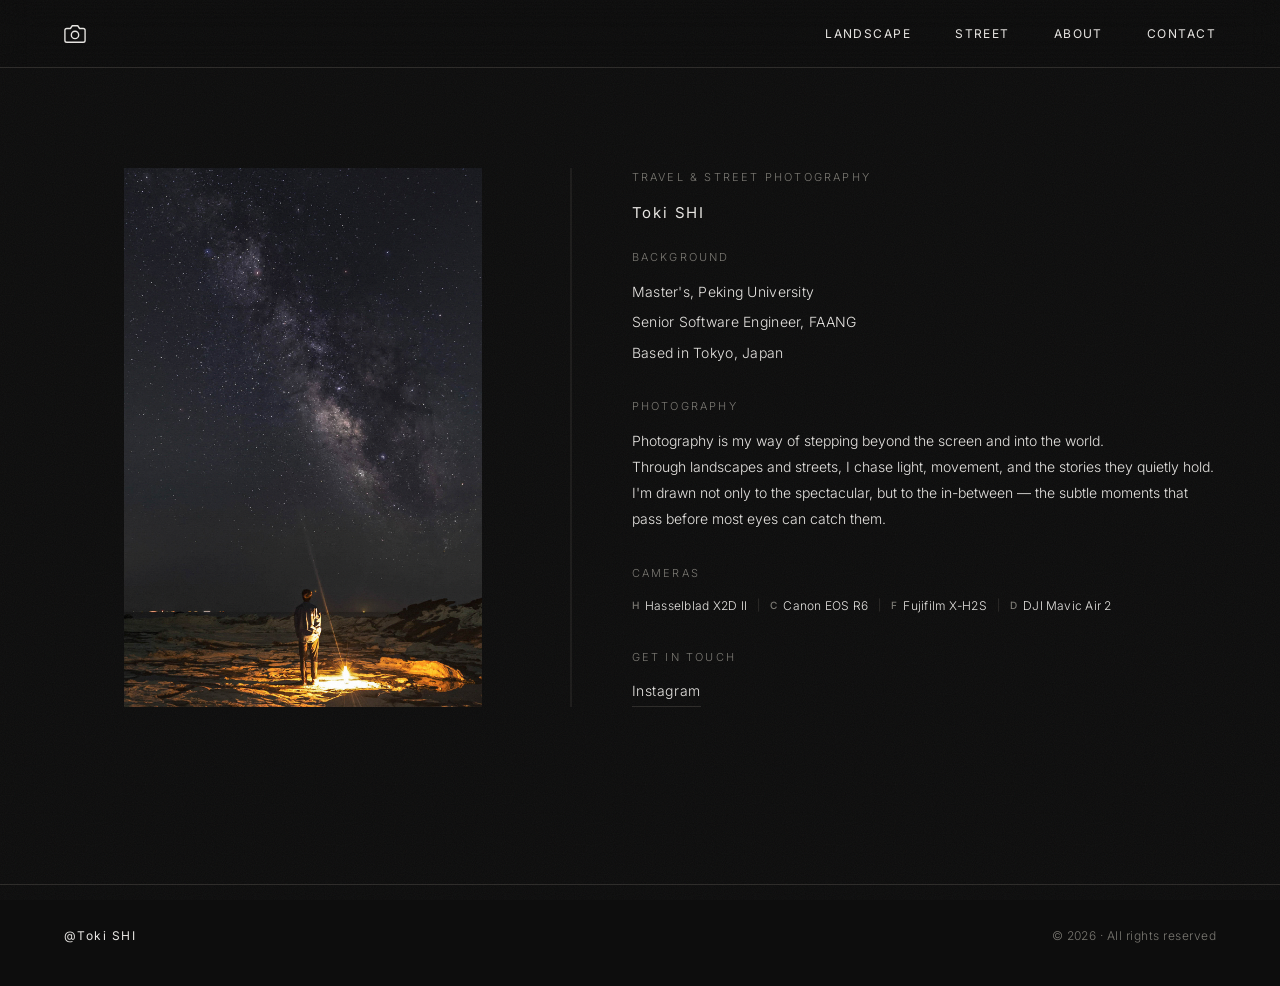
<file: about.html>
<!DOCTYPE html>
<html lang="en">
<head>
  <meta charset="UTF-8">
  <meta name="viewport" content="width=device-width, initial-scale=1.0">
  <title>About — Photography</title>
  <link rel="preconnect" href="https://fonts.googleapis.com">
  <link rel="preconnect" href="https://fonts.gstatic.com" crossorigin>
  <link href="https://fonts.googleapis.com/css2?family=Cormorant+Garamond:ital,wght@0,300;0,400;0,500;1,300;1,400&family=Inter:wght@300;400;500&display=swap" rel="stylesheet">
  <link rel="stylesheet" href="css/style.css">
</head>
<body>

<!-- ── Navigation ── -->
<nav class="nav" id="nav">
  <div class="nav__inner">
    <a href="index.html" class="nav__logo" aria-label="Home">
      <svg xmlns="http://www.w3.org/2000/svg" width="22" height="22" viewBox="0 0 24 24" fill="none" stroke="currentColor" stroke-width="1.5" stroke-linecap="round" stroke-linejoin="round">
        <path d="M23 19a2 2 0 0 1-2 2H3a2 2 0 0 1-2-2V8a2 2 0 0 1 2-2h4l2-3h6l2 3h4a2 2 0 0 1 2 2z"/>
        <circle cx="12" cy="13" r="4"/>
      </svg>
    </a>
    <ul class="nav__links" id="nav-links">
      <li><a href="category.html?cat=landscape" class="nav__link">Landscape</a></li>
      <li><a href="category.html?cat=street" class="nav__link">Street</a></li>
      <li><a href="about.html" class="nav__link">About</a></li>
      <li><a href="contact.html" class="nav__link">Contact</a></li>
    </ul>
    <button class="nav__toggle" id="nav-toggle" aria-label="Open menu">
      <span></span><span></span><span></span>
    </button>
  </div>
</nav>

<!-- ── About Content ── -->
<main class="page-content">
  <section class="about-hero">
    <div class="container">
      <div class="about-grid">

        <div class="about-photo">
          <img id="about-portrait"
               src="images/about/portrait.JPG"
               alt="Portrait"
               onerror="this.style.minHeight='480px';this.style.background='var(--border)'">
        </div>

        <div class="about-text">
          <p class="about-text__label" id="about-label">Photographer</p>
          <h1 class="about-text__name" id="about-name">Your Name</h1>
          <div id="about-bio"></div>
          <div id="about-contact"></div>
        </div>

      </div>
    </div>
  </section>
</main>

<!-- ── Footer ── -->
<footer class="footer">
  <div class="container">
    <div class="footer__inner">
      <span class="footer__name js-site-name">Photography</span>
      <span class="footer__copy">© <span class="js-year"></span> · All rights reserved</span>
    </div>
  </div>
</footer>

<script src="js/app.js"></script>
</body>
</html>
</file>
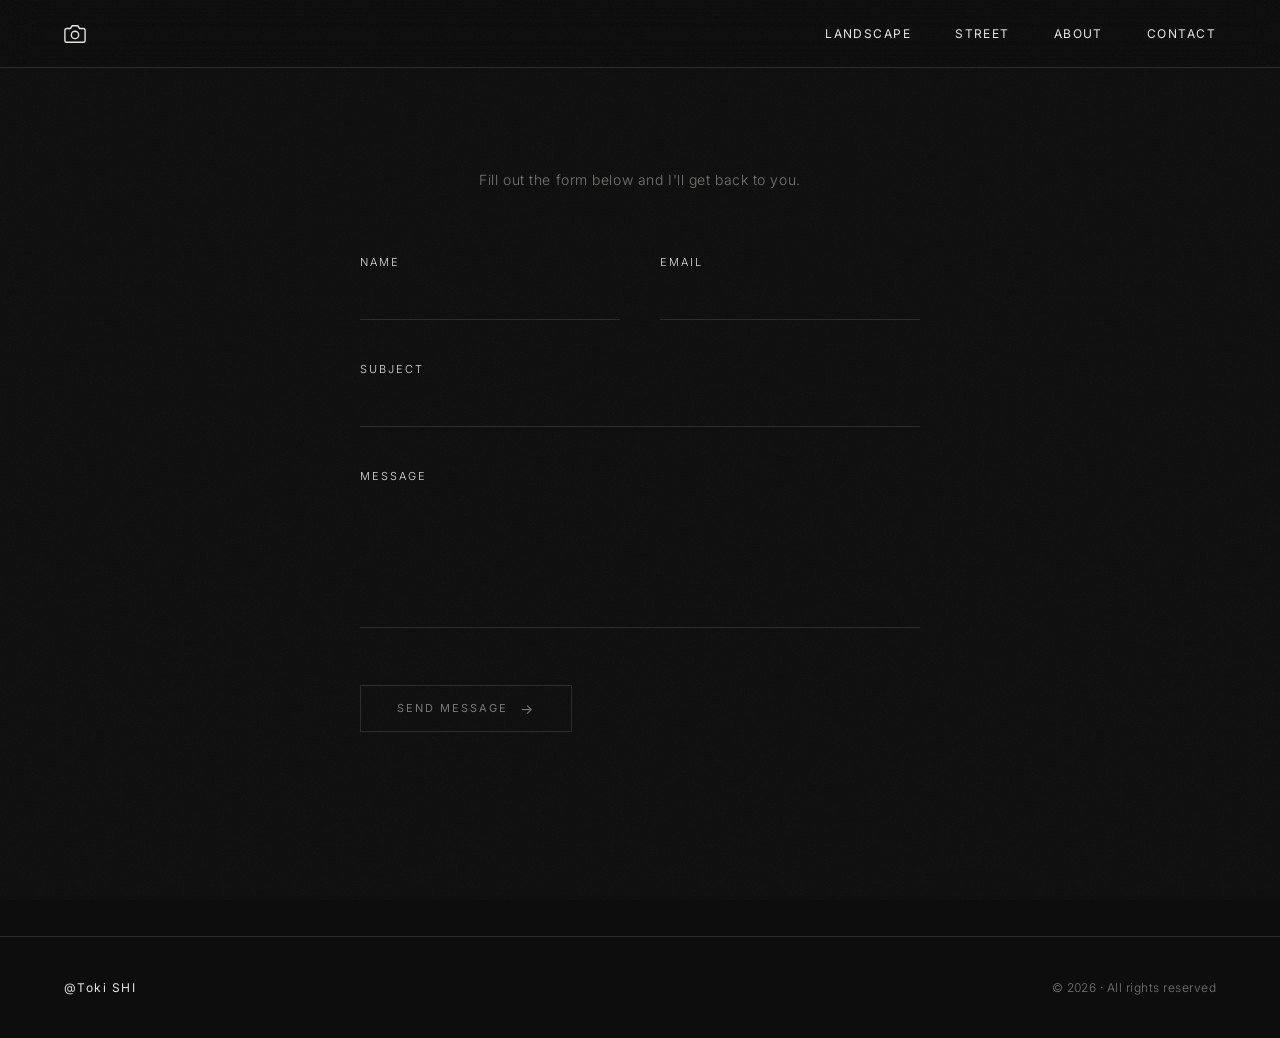
<file: contact.html>
<!DOCTYPE html>
<html lang="en">
<head>
  <meta charset="UTF-8">
  <meta name="viewport" content="width=device-width, initial-scale=1.0">
  <title>Contact — Toki SHI</title>
  <link rel="preconnect" href="https://fonts.googleapis.com">
  <link rel="preconnect" href="https://fonts.gstatic.com" crossorigin>
  <link href="https://fonts.googleapis.com/css2?family=Cormorant+Garamond:ital,wght@0,300;0,400;0,500;1,300;1,400&family=Inter:wght@300;400;500&display=swap" rel="stylesheet">
  <link rel="stylesheet" href="css/style.css">
</head>
<body>

<!-- ── Navigation ── -->
<nav class="nav" id="nav">
  <div class="nav__inner">
    <a href="index.html" class="nav__logo" aria-label="Home">
      <svg xmlns="http://www.w3.org/2000/svg" width="22" height="22" viewBox="0 0 24 24" fill="none" stroke="currentColor" stroke-width="1.5" stroke-linecap="round" stroke-linejoin="round">
        <path d="M23 19a2 2 0 0 1-2 2H3a2 2 0 0 1-2-2V8a2 2 0 0 1 2-2h4l2-3h6l2 3h4a2 2 0 0 1 2 2z"/>
        <circle cx="12" cy="13" r="4"/>
      </svg>
    </a>
    <ul class="nav__links" id="nav-links">
      <li><a href="category.html?cat=landscape" class="nav__link">Landscape</a></li>
      <li><a href="category.html?cat=street" class="nav__link">Street</a></li>
      <li><a href="about.html" class="nav__link">About</a></li>
      <li><a href="contact.html" class="nav__link">Contact</a></li>
    </ul>
    <button class="nav__toggle" id="nav-toggle" aria-label="Open menu">
      <span></span><span></span><span></span>
    </button>
  </div>
</nav>

<!-- ── Contact Content ── -->
<main class="page-content">
  <section class="contact-section">
    <div class="container">

      <div class="contact-header">
        <p class="contact-desc">Fill out the form below and I'll get back to you.</p>
      </div>

      <form class="contact-form" action="https://formspree.io/f/xojgyylg" method="POST">

        <div class="form-row">
          <div class="form-field">
            <label class="form-label" for="name">Name</label>
            <input class="form-input" type="text" id="name" name="name" required autocomplete="off">
          </div>
          <div class="form-field">
            <label class="form-label" for="email">Email</label>
            <input class="form-input" type="email" id="email" name="email" required autocomplete="off">
          </div>
        </div>

        <div class="form-field">
          <label class="form-label" for="subject">Subject</label>
          <input class="form-input" type="text" id="subject" name="subject" required autocomplete="off">
        </div>

        <div class="form-field">
          <label class="form-label" for="message">Message</label>
          <textarea class="form-textarea" id="message" name="message" required></textarea>
        </div>

        <button class="form-submit" type="submit">Send message</button>

      </form>

    </div>
  </section>
</main>

<!-- ── Footer ── -->
<footer class="footer">
  <div class="container">
    <div class="footer__inner">
      <span class="footer__name js-site-name">Toki SHI</span>
      <span class="footer__copy">© <span class="js-year"></span> · All rights reserved</span>
    </div>
  </div>
</footer>

<script src="js/app.js"></script>
</body>
</html>
</file>
<file: css/style.css>
/* ============================================================
   Personal Photography — Minimal, Textured, Editorial
   ============================================================ */

@import url('https://fonts.googleapis.com/css2?family=Cormorant+Garamond:ital,wght@0,300;0,400;0,500;1,300;1,400&family=Inter:wght@300;400;500&display=swap');

/* --- Reset & Custom Properties --- */
*, *::before, *::after {
  box-sizing: border-box;
  margin: 0;
  padding: 0;
}

:root {
  --bg:           #0d0d0d;
  --surface:      #141414;
  --text:         #e8e6e3;
  --text-muted:   #7a7872;
  --text-light:   #363430;
  --border:       #2c2a28;

  --font-serif: 'Cormorant Garamond', Georgia, 'Times New Roman', serif;
  --font-sans:  'Inter', -apple-system, BlinkMacSystemFont, 'Segoe UI', sans-serif;

  --ease:     cubic-bezier(0.4, 0, 0.2, 1);
  --duration: 0.35s;

  --nav-height: 68px;
  --container:  1360px;
  --gutter:     clamp(24px, 5vw, 80px);
}

html {
  scroll-behavior: smooth;
  -webkit-font-smoothing: antialiased;
  -moz-osx-font-smoothing: grayscale;
  text-rendering: optimizeLegibility;
}

body {
  background-color: var(--bg);
  color: var(--text);
  font-family: var(--font-sans);
  font-size: 15px;
  font-weight: 300;
  line-height: 1.75;
  min-height: 100vh;
}

img {
  display: block;
  max-width: 100%;
  height: auto;
  -webkit-user-drag: none;
  user-select: none;
  -webkit-user-select: none;
}

a {
  text-decoration: none;
  color: inherit;
}

/* ---- Film Grain Texture ---- */
body::after {
  content: '';
  position: fixed;
  inset: 0;
  z-index: 9999;
  pointer-events: none;
  opacity: 0.045;
  background-image: url("data:image/svg+xml,%3Csvg xmlns='http://www.w3.org/2000/svg' width='250' height='250'%3E%3Cfilter id='n'%3E%3CfeTurbulence type='fractalNoise' baseFrequency='0.9' numOctaves='4' stitchTiles='stitch'/%3E%3C/filter%3E%3Crect width='250' height='250' filter='url(%23n)' opacity='1'/%3E%3C/svg%3E");
}

/* ---- Utility ---- */
.container {
  max-width: var(--container);
  margin: 0 auto;
  padding: 0 var(--gutter);
}

/* ============================================================
   NAVIGATION
   ============================================================ */

.nav {
  position: fixed;
  top: 0;
  left: 0;
  right: 0;
  z-index: 100;
  height: var(--nav-height);
  display: flex;
  align-items: center;
  transition:
    background var(--duration) var(--ease),
    border-bottom-color var(--duration) var(--ease),
    backdrop-filter var(--duration) var(--ease);
  border-bottom: 1px solid transparent;
}

.nav.scrolled {
  background: rgba(13, 13, 13, 0.92);
  backdrop-filter: blur(16px);
  -webkit-backdrop-filter: blur(16px);
  border-bottom-color: var(--border);
}

.nav__inner {
  display: flex;
  align-items: center;
  justify-content: space-between;
  width: 100%;
  max-width: var(--container);
  margin: 0 auto;
  padding: 0 var(--gutter);
}

.nav__logo {
  display: flex;
  align-items: center;
  transition: opacity var(--duration) var(--ease);
}
.nav__logo:hover { opacity: 0.45; }

.nav__links {
  display: flex;
  align-items: center;
  gap: 44px;
  list-style: none;
}

.nav__link {
  font-size: 12px;
  font-weight: 400;
  letter-spacing: 0.12em;
  text-transform: uppercase;
  color: var(--text);
  transition: opacity var(--duration) var(--ease);
  cursor: pointer;
  white-space: nowrap;
}
.nav__link:hover { opacity: 0.45; }

/* Dropdown */
.nav__dropdown { position: relative; }

.nav__dropdown-menu {
  position: absolute;
  top: 100%;
  right: 0;
  padding-top: 18px;
  background: transparent;
  min-width: 176px;
  opacity: 0;
  pointer-events: none;
  transform: translateY(-6px);
  transition:
    opacity var(--duration) var(--ease),
    transform var(--duration) var(--ease);
}

.nav__dropdown-menu::before {
  content: '';
  position: absolute;
  top: 18px;
  left: 0;
  right: 0;
  bottom: 0;
  background: var(--surface);
  border: 1px solid var(--border);
  z-index: -1;
}

.nav__dropdown:hover .nav__dropdown-menu,
.nav__dropdown:focus-within .nav__dropdown-menu {
  opacity: 1;
  pointer-events: all;
  transform: translateY(0);
}

.nav__dropdown-item {
  display: block;
  padding: 10px 20px;
  font-size: 13px;
  font-weight: 300;
  letter-spacing: 0.04em;
  transition: background var(--duration) var(--ease);
}
.nav__dropdown-item:hover { background: var(--bg); }

/* Mobile toggle */
.nav__toggle {
  display: none;
  flex-direction: column;
  gap: 6px;
  cursor: pointer;
  padding: 6px;
  background: none;
  border: none;
}
.nav__toggle span {
  display: block;
  width: 22px;
  height: 1px;
  background: var(--text);
  transition: var(--duration) var(--ease);
}

/* ============================================================
   HERO
   ============================================================ */

.hero {
  padding-top: calc(var(--nav-height) + clamp(16px, 2vw, 32px));
  background: var(--bg);
}

.hero__img {
  width: 100%;
  height: auto;
  display: block;
}

.hero__caption {
  padding-top: clamp(20px, 2.5vw, 32px);
  padding-bottom: clamp(40px, 5vw, 64px);
}

.hero__name {
  font-family: var(--font-sans);
  font-size: 15px;
  font-weight: 400;
  letter-spacing: 0.12em;
  line-height: 1;
  margin-bottom: 8px;
  color: var(--text);
}

.hero__tagline {
  font-size: 11px;
  font-weight: 300;
  letter-spacing: 0.22em;
  text-transform: uppercase;
  color: var(--text-muted);
}

/* ============================================================
   SECTIONS
   ============================================================ */

.section {
  padding: clamp(64px, 9vw, 128px) 0;
}

.section__header {
  display: flex;
  align-items: baseline;
  justify-content: space-between;
  margin-bottom: clamp(32px, 4.5vw, 60px);
}

.section__title {
  font-family: var(--font-serif);
  font-size: clamp(26px, 3.5vw, 40px);
  font-weight: 400;
  letter-spacing: 0.02em;
}

/* ============================================================
   RECENT WORK GRID (homepage)
   ============================================================ */

.work-grid {
  display: grid;
  grid-template-columns: repeat(3, 1fr);
  gap: 10px;
}

.work-item {
  position: relative;
  overflow: hidden;
  cursor: pointer;
  display: block;
  background: var(--border);
  aspect-ratio: 4 / 3;
}

.work-item img {
  width: 100%;
  height: 100%;
  object-fit: cover;
  opacity: 0;
  transition: opacity 0.5s ease, transform 0.7s var(--ease);
}
.work-item img.loaded { opacity: 1; }
.work-item:hover img  { transform: scale(1.05); }

.work-item__overlay {
  position: absolute;
  inset: 0;
  background: rgba(0,0,0,0);
  transition: background 0.45s var(--ease);
  z-index: 1;
}
.work-item:hover .work-item__overlay { background: rgba(0,0,0,0.22); }

.work-item__info {
  position: absolute;
  bottom: 0;
  left: 0;
  right: 0;
  padding: 20px 22px;
  color: white;
  z-index: 2;
  transform: translateY(8px);
  opacity: 0;
  transition: transform 0.4s var(--ease), opacity 0.4s var(--ease);
}
.work-item:hover .work-item__info {
  transform: translateY(0);
  opacity: 1;
}

.work-item__title {
  font-family: var(--font-serif);
  font-size: 20px;
  font-weight: 400;
  line-height: 1.2;
}
.work-item__sub {
  font-size: 11px;
  letter-spacing: 0.10em;
  text-transform: uppercase;
  opacity: 0.65;
  margin-top: 3px;
}

/* ============================================================
   COLLECTIONS GRID (homepage, full-bleed)
   ============================================================ */

.collections-grid {
  display: grid;
  grid-template-columns: repeat(3, 1fr);
  gap: 3px;
}

.collection-card {
  position: relative;
  overflow: hidden;
  cursor: pointer;
  display: block;
  background: var(--text);
  aspect-ratio: 4 / 3;
}

.collection-card img {
  width: 100%;
  height: 100%;
  object-fit: cover;
  opacity: 0;
  transition: opacity 0.5s ease, transform 0.8s var(--ease);
}
.collection-card img.loaded { opacity: 1; }
.collection-card:hover img  { transform: scale(1.06); }

.collection-card__overlay {
  position: absolute;
  inset: 0;
  background: linear-gradient(
    to top,
    rgba(0,0,0,0.72) 0%,
    rgba(0,0,0,0.00) 55%
  );
  z-index: 1;
  transition: background 0.45s var(--ease);
}
.collection-card:hover .collection-card__overlay {
  background: linear-gradient(
    to top,
    rgba(0,0,0,0.82) 0%,
    rgba(0,0,0,0.15) 55%
  );
}

.collection-card__info {
  position: absolute;
  bottom: 26px;
  left: 26px;
  right: 26px;
  color: white;
  z-index: 2;
}

.collection-card__title {
  font-family: var(--font-serif);
  font-size: clamp(22px, 2.5vw, 30px);
  font-weight: 400;
  line-height: 1.1;
  margin-bottom: 5px;
}
.collection-card__sub {
  font-size: 11px;
  letter-spacing: 0.12em;
  text-transform: uppercase;
  opacity: 0.65;
}


/* ============================================================
   HIGHLIGHTS — static grid (homepage)
   ============================================================ */

.statement-section {
  padding: 0 0 clamp(32px, 4vw, 48px);
  text-align: center;
}

.statement-rule {
  border-top: 1px solid var(--border);
  margin-bottom: clamp(32px, 4vw, 48px);
}

.statement-body {
  display: inline-block;
}

.statement-p {
  font-family: var(--font-sans);
  font-size: 14px;
  font-weight: 300;
  line-height: 1.85;
  color: var(--text);
  margin-bottom: 0.2em;
}

.statement-p:last-child { margin-bottom: 0; }

.highlights-section {
  padding: 0;
}

.highlights-grid {
  display: grid;
  grid-template-columns: repeat(4, 1fr);
  gap: 8px;
}

.highlight-item {
  position: relative;
  overflow: hidden;
  background: var(--surface);
  aspect-ratio: 1 / 1;
}

.highlight-item img {
  position: relative;
  z-index: 0;
  width: 100%;
  height: 100%;
  object-fit: cover;
  display: block;
  opacity: 0;
  transition: opacity 0.5s ease, transform 0.7s var(--ease);
}
.highlight-item img.loaded { opacity: 1; }
.highlight-item:hover img  { transform: scale(1.04); }

.highlight-overlay {
  position: absolute;
  inset: 0;
  display: flex;
  flex-direction: column;
  justify-content: flex-end;
  padding: 16px;
  background: linear-gradient(to top, rgba(0,0,0,0.6) 0%, transparent 60%);
  opacity: 0;
  transition: opacity 0.3s ease;
  z-index: 1;
  pointer-events: none;
}
.highlight-item:hover .highlight-overlay { opacity: 1; }

.highlight-overlay__location {
  font-family: var(--font-sans);
  font-size: 10px;
  font-weight: 300;
  letter-spacing: 0.06em;
  color: rgba(255,255,255,0.65);
  line-height: 1.4;
}

/* ============================================================
   FOOTER
   ============================================================ */

.footer {
  border-top: 1px solid var(--border);
  padding: 40px 0;
  margin-top: clamp(40px, 6vw, 80px);
}

.footer__inner {
  display: flex;
  align-items: center;
  justify-content: space-between;
}

.footer__name {
  font-family: var(--font-sans);
  font-size: 12px;
  font-weight: 400;
  letter-spacing: 0.12em;
}

.footer__copy {
  font-size: 12px;
  color: var(--text-muted);
  letter-spacing: 0.04em;
}

/* ============================================================
   ABOUT PAGE
   ============================================================ */

.about-hero {
  padding-top: calc(var(--nav-height) + clamp(60px, 8vw, 100px));
  padding-bottom: clamp(60px, 8vw, 100px);
}

.about-grid {
  display: grid;
  grid-template-columns: 45fr 55fr;
  gap: clamp(48px, 7vw, 100px);
  align-items: stretch;
  position: relative;
}

.about-grid::before {
  content: '';
  position: absolute;
  left: 44%;
  top: 0;
  bottom: 0;
  width: 1px;
  background: var(--border);
  transform: translateX(-50%);
}

.about-photo {
  position: relative;
  display: flex;
  justify-content: center;
  align-items: flex-start;
}

.about-photo img {
  width: 75%;
  height: 100%;
  object-fit: cover;
  object-position: center top;
  display: block;
  background: var(--border);
}


.about-text {
  padding-top: 0;
}

.about-text__label {
  font-size: 11px;
  letter-spacing: 0.20em;
  text-transform: uppercase;
  color: var(--text-muted);
  margin-bottom: 18px;
}

.about-text__name {
  font-family: var(--font-sans);
  font-size: 15px;
  font-weight: 400;
  letter-spacing: 0.12em;
  line-height: 1;
  margin-bottom: 28px;
}

.about-text__bio {
  font-size: 16px;
  line-height: 1.95;
  color: var(--text);
  margin-bottom: 20px;
}

.about-text__bio + .about-text__bio {
  color: var(--text-muted);
}

.about-contact {
  margin-top: 48px;
  padding-top: 40px;
  border-top: 1px solid var(--border);
}

.about-section + .about-section {
  margin-top: 32px;
}

.about-info-stack {
  display: flex;
  flex-direction: column;
  gap: 6px;
}

.about-info-line {
  font-size: 14px;
  color: var(--text);
  letter-spacing: 0.02em;
}

.about-info-bio {
  font-size: 14px;
  line-height: 1.85;
  color: var(--text);
  margin-bottom: 0;
}

.gear-list {
  display: flex;
  flex-wrap: wrap;
  align-items: center;
  gap: 0;
}

.gear-item {
  display: inline-flex;
  align-items: center;
  gap: 6px;
  font-size: 12px;
  color: var(--text);
  letter-spacing: 0.02em;
}

.gear-sep {
  color: var(--text-light);
  font-size: 11px;
  padding: 0 10px;
}

.gear-logo {
  width: 12px;
  height: 12px;
  object-fit: contain;
  flex-shrink: 0;
  opacity: 0.75;
}

.gear-initial {
  font-size: 10px;
  font-weight: 500;
  color: var(--text-muted);
  flex-shrink: 0;
}

.about-contact__label {
  font-size: 11px;
  letter-spacing: 0.20em;
  text-transform: uppercase;
  color: var(--text-muted);
  margin-bottom: 12px;
}

.about-contact__links {
  display: flex;
  flex-wrap: wrap;
  gap: 28px;
  font-size: 14px;
}

.about-contact__link {
  color: var(--text);
  letter-spacing: 0.04em;
  border-bottom: 1px solid var(--border);
  padding-bottom: 2px;
  transition: border-color var(--duration) var(--ease);
}
.about-contact__link:hover { border-color: var(--text); }

/* ============================================================
   CATEGORY PAGE
   ============================================================ */

.category-header {
  padding-top: calc(var(--nav-height) + clamp(40px, 6vw, 72px));
  padding-bottom: clamp(28px, 4vw, 48px);
}

.category-title {
  font-family: var(--font-serif);
  font-size: clamp(36px, 5vw, 64px);
  font-weight: 300;
  letter-spacing: 0.03em;
  line-height: 1;
  color: var(--text);
}

.cat-grid {
  display: grid;
  grid-template-columns: repeat(2, 1fr);
  gap: clamp(8px, 1.5vw, 16px);
  margin-bottom: clamp(60px, 8vw, 100px);
}

.cat-card {
  display: block;
  cursor: pointer;
}

.cat-card__img {
  overflow: hidden;
  background: var(--surface);
  aspect-ratio: 3 / 2;
}

.cat-card__img img {
  width: 100%;
  height: 100%;
  object-fit: cover;
  display: block;
  opacity: 0;
  transition: opacity 0.5s ease, transform 0.7s var(--ease);
}
.cat-card__img img.loaded       { opacity: 1; }
.cat-card:hover .cat-card__img img { transform: scale(1.03); }

.cat-card__info {
  padding-top: 14px;
  padding-bottom: 32px;
}

.cat-card__info {
  display: flex;
  align-items: baseline;
  gap: 10px;
  padding-top: 12px;
}

.cat-card__title {
  font-family: var(--font-sans);
  font-size: 15px;
  font-weight: 400;
  letter-spacing: 0.12em;
  color: var(--text);
  line-height: 1;
}

.cat-card__sep {
  font-size: 11px;
  color: var(--text-muted);
}

.cat-card__sub {
  font-size: 11px;
  font-weight: 300;
  letter-spacing: 0.22em;
  text-transform: uppercase;
  color: var(--text-muted);
  margin-top: 5px;
}

@media (max-width: 640px) {
  .cat-grid { grid-template-columns: 1fr; }
}

/* ============================================================
   COLLECTION PAGE
   ============================================================ */

.collection-hero {
  padding-top: calc(var(--nav-height) + clamp(64px, 8vw, 100px));
  padding-bottom: clamp(20px, 2.5vw, 28px);
  border-bottom: 1px solid var(--border);
  margin-bottom: clamp(40px, 5vw, 64px);
}

.collection-back {
  display: inline-flex;
  align-items: center;
  gap: 10px;
  font-size: 11px;
  letter-spacing: 0.12em;
  text-transform: uppercase;
  color: var(--text-muted);
  margin-bottom: 28px;
  transition: color var(--duration) var(--ease);
}
.collection-back::before { content: '←'; font-size: 13px; }
.collection-back:hover { color: var(--text); }

.collection-header {
  display: grid;
  grid-template-columns: 1fr auto;
  align-items: end;
  gap: 40px;
}

.collection-subtitle {
  font-size: 11px;
  font-weight: 300;
  letter-spacing: 0.22em;
  text-transform: uppercase;
  color: var(--text-muted);
  margin-bottom: 10px;
}

.collection-title {
  font-family: var(--font-sans);
  font-size: clamp(24px, 3.5vw, 42px);
  font-weight: 400;
  letter-spacing: 0.12em;
  line-height: 1;
  margin-bottom: 20px;
}

.collection-desc {
  font-size: 11px;
  font-weight: 300;
  letter-spacing: 0.22em;
  text-transform: uppercase;
  color: var(--text-muted);
  line-height: 1;
  margin-top: 12px;
}

.collection-count {
  font-family: var(--font-sans);
  font-size: 72px;
  font-weight: 300;
  color: var(--text-light);
  text-align: right;
  line-height: 1;
  white-space: nowrap;
  letter-spacing: -0.02em;
}
.collection-count span {
  display: block;
  font-family: var(--font-sans);
  font-size: 10px;
  letter-spacing: 0.14em;
  text-transform: uppercase;
  color: var(--text-muted);
  margin-top: 6px;
}

/* Photo Grid */
.photo-grid {
  margin-bottom: clamp(60px, 8vw, 100px);
}

.photo-item {
  position: relative;
  cursor: zoom-in;
  background: var(--border);
  flex-shrink: 0;
}

.photo-item img {
  opacity: 0;
  transition: opacity 0.5s ease, transform 0.6s var(--ease);
}
.photo-item img.loaded { opacity: 1; }
.photo-item:hover img  { transform: scale(1.04); }

/* ============================================================
   LIGHTBOX
   ============================================================ */

.lightbox {
  position: fixed;
  inset: 0;
  z-index: 1000;
  background: rgba(8, 8, 8, 0.97);
  display: flex;
  align-items: center;
  justify-content: center;
  opacity: 0;
  pointer-events: none;
  transition: opacity 0.4s var(--ease);
}
.lightbox.open {
  opacity: 1;
  pointer-events: all;
}

.lightbox__img {
  max-width: 90vw;
  max-height: 82vh;
  object-fit: contain;
  user-select: none;
  transition: opacity 0.28s ease;
  display: block;
}

.lightbox__close {
  position: absolute;
  top: 24px;
  right: 24px;
  width: 44px;
  height: 44px;
  display: flex;
  align-items: center;
  justify-content: center;
  cursor: pointer;
  color: rgba(255,255,255,0.55);
  font-size: 26px;
  font-weight: 200;
  line-height: 1;
  transition: color var(--duration) var(--ease);
  user-select: none;
}
.lightbox__close:hover { color: white; }

.lightbox__counter {
  position: absolute;
  top: 34px;
  left: 50%;
  transform: translateX(-50%);
  color: rgba(255,255,255,0.35);
  font-size: 11px;
  letter-spacing: 0.14em;
}

.lightbox__nav {
  position: absolute;
  top: 50%;
  transform: translateY(-50%);
  width: 56px;
  height: 56px;
  display: flex;
  align-items: center;
  justify-content: center;
  cursor: pointer;
  color: rgba(255,255,255,0.45);
  font-size: 22px;
  transition: color var(--duration) var(--ease);
  user-select: none;
}
.lightbox__nav:hover { color: white; }
.lightbox__prev { left: 20px; }
.lightbox__next { right: 20px; }

.lightbox__caption {
  position: absolute;
  bottom: 36px;
  left: 50%;
  transform: translateX(-50%);
  color: rgba(255,255,255,0.45);
  font-size: 12px;
  letter-spacing: 0.07em;
  text-align: center;
  white-space: nowrap;
}

/* ============================================================
   CONTACT PAGE
   ============================================================ */

.contact-section {
  padding-top: calc(var(--nav-height) + clamp(64px, 8vw, 100px));
  padding-bottom: clamp(80px, 10vw, 140px);
  display: flex;
  justify-content: center;
}

.contact-section .container {
  display: flex;
  flex-direction: column;
  align-items: center;
  width: 100%;
}

.contact-header {
  margin-bottom: clamp(40px, 5vw, 60px);
  text-align: center;
}

.contact-desc {
  font-size: 14px;
  color: var(--text-muted);
  letter-spacing: 0.04em;
}

.contact-form {
  width: 100%;
  max-width: 560px;
}

.form-row {
  display: grid;
  grid-template-columns: 1fr 1fr;
  gap: 0 40px;
}

.form-field {
  margin-bottom: 40px;
}

.form-label {
  display: block;
  font-size: 11px;
  letter-spacing: 0.18em;
  text-transform: uppercase;
  color: var(--text);
  margin-bottom: 12px;
}

.form-input,
.form-textarea {
  width: 100%;
  border: none;
  border-bottom: 1px solid var(--border);
  background: transparent;
  padding: 8px 0;
  font-family: var(--font-sans);
  font-size: 15px;
  font-weight: 300;
  color: var(--text);
  outline: none;
  transition: border-color var(--duration) var(--ease);
  -webkit-appearance: none;
  border-radius: 0;
}

.form-input:focus,
.form-textarea:focus {
  border-color: var(--text);
}

.form-textarea {
  resize: none;
  height: 130px;
  line-height: 1.75;
}

.form-submit {
  display: inline-flex;
  align-items: center;
  justify-content: center;
  gap: 12px;
  background: transparent;
  border: 1px solid var(--border);
  cursor: pointer;
  font-family: var(--font-sans);
  font-size: 11px;
  font-weight: 400;
  letter-spacing: 0.18em;
  text-transform: uppercase;
  color: var(--text-muted);
  padding: 14px 36px;
  margin-top: 8px;
  transition: border-color var(--duration) var(--ease), color var(--duration) var(--ease);
}
.form-submit:hover {
  border-color: var(--text-muted);
  color: var(--text);
}
.form-submit::after {
  content: '→';
  font-size: 14px;
  transition: transform var(--duration) var(--ease);
}
.form-submit:hover::after { transform: translateX(4px); }

@media (max-width: 600px) {
  .form-row { grid-template-columns: 1fr; gap: 0; }
}

/* ============================================================
   PAGE ANIMATION
   ============================================================ */

.page-content {
  animation: page-in 0.6s ease both;
}

@keyframes page-in {
  from { opacity: 0; transform: translateY(14px); }
  to   { opacity: 1; transform: translateY(0); }
}

/* ============================================================
   RESPONSIVE
   ============================================================ */

@media (max-width: 1024px) {
  .work-grid        { grid-template-columns: repeat(2, 1fr); }
  .collections-grid { grid-template-columns: repeat(2, 1fr); }
  .about-grid       { grid-template-columns: 1fr; gap: 40px; }
  .about-grid::before { display: none; }
  .about-photo img  { aspect-ratio: 4 / 3; }
}

@media (max-width: 768px) {
  .nav__links {
    display: none;
    position: fixed;
    top: var(--nav-height);
    left: 0;
    right: 0;
    background: var(--bg);
    flex-direction: column;
    gap: 0;
    border-bottom: 1px solid var(--border);
    padding: 12px 0;
    align-items: flex-start;
  }
  .nav__links.open { display: flex; }
  .nav__link { padding: 13px var(--gutter); width: 100%; }

  .nav__dropdown-menu {
    position: static;
    opacity: 1;
    pointer-events: all;
    transform: none;
    border: none;
    border-top: 1px solid var(--border);
    box-shadow: none;
    padding: 6px 0 6px calc(var(--gutter) + 16px);
    min-width: unset;
    background: transparent;
  }

  .nav__toggle { display: flex; }

  .work-grid        { grid-template-columns: 1fr; gap: 8px; }
  .collections-grid { grid-template-columns: 1fr; gap: 3px; }
  .collection-header { grid-template-columns: 1fr; }
  .collection-count  { display: none; }
  .footer__inner    { flex-direction: column; gap: 10px; text-align: center; }
  .lightbox__nav    { display: none; }
}

@media (max-width: 480px) {
}
</file>
